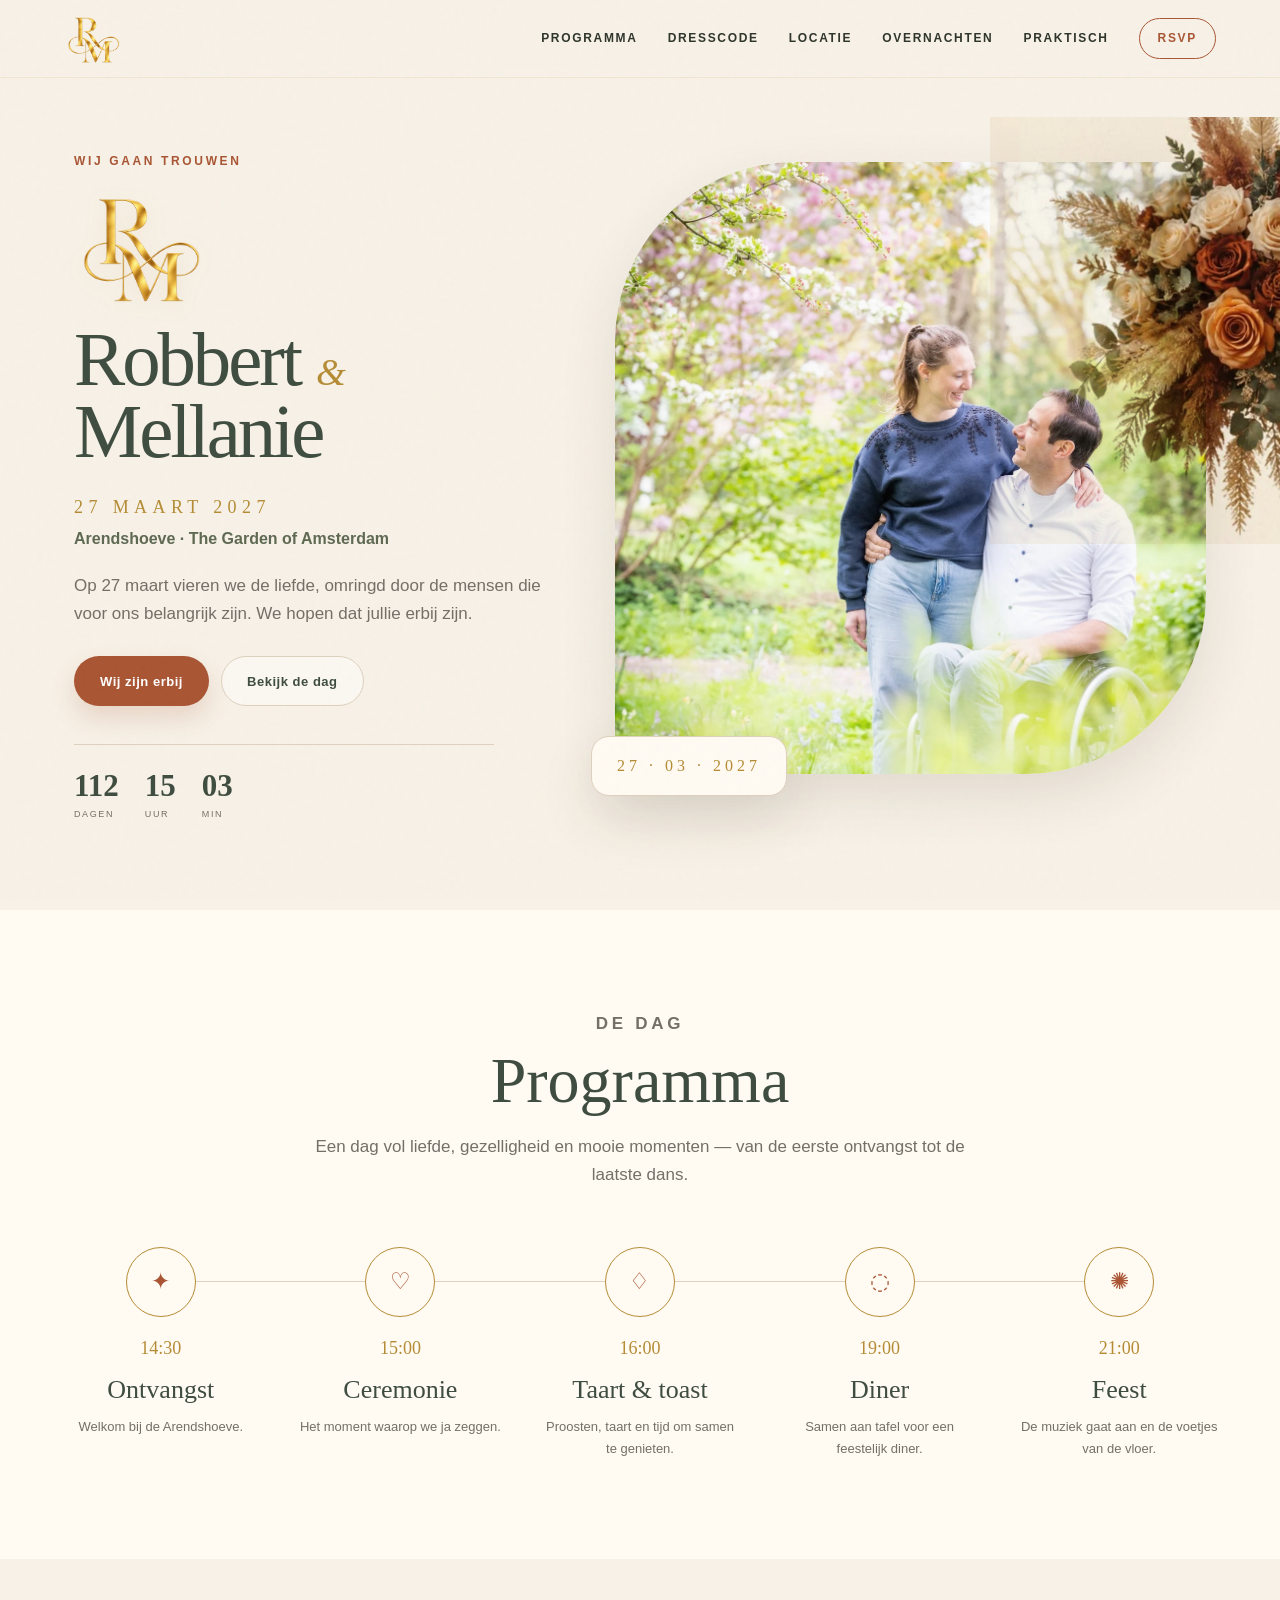
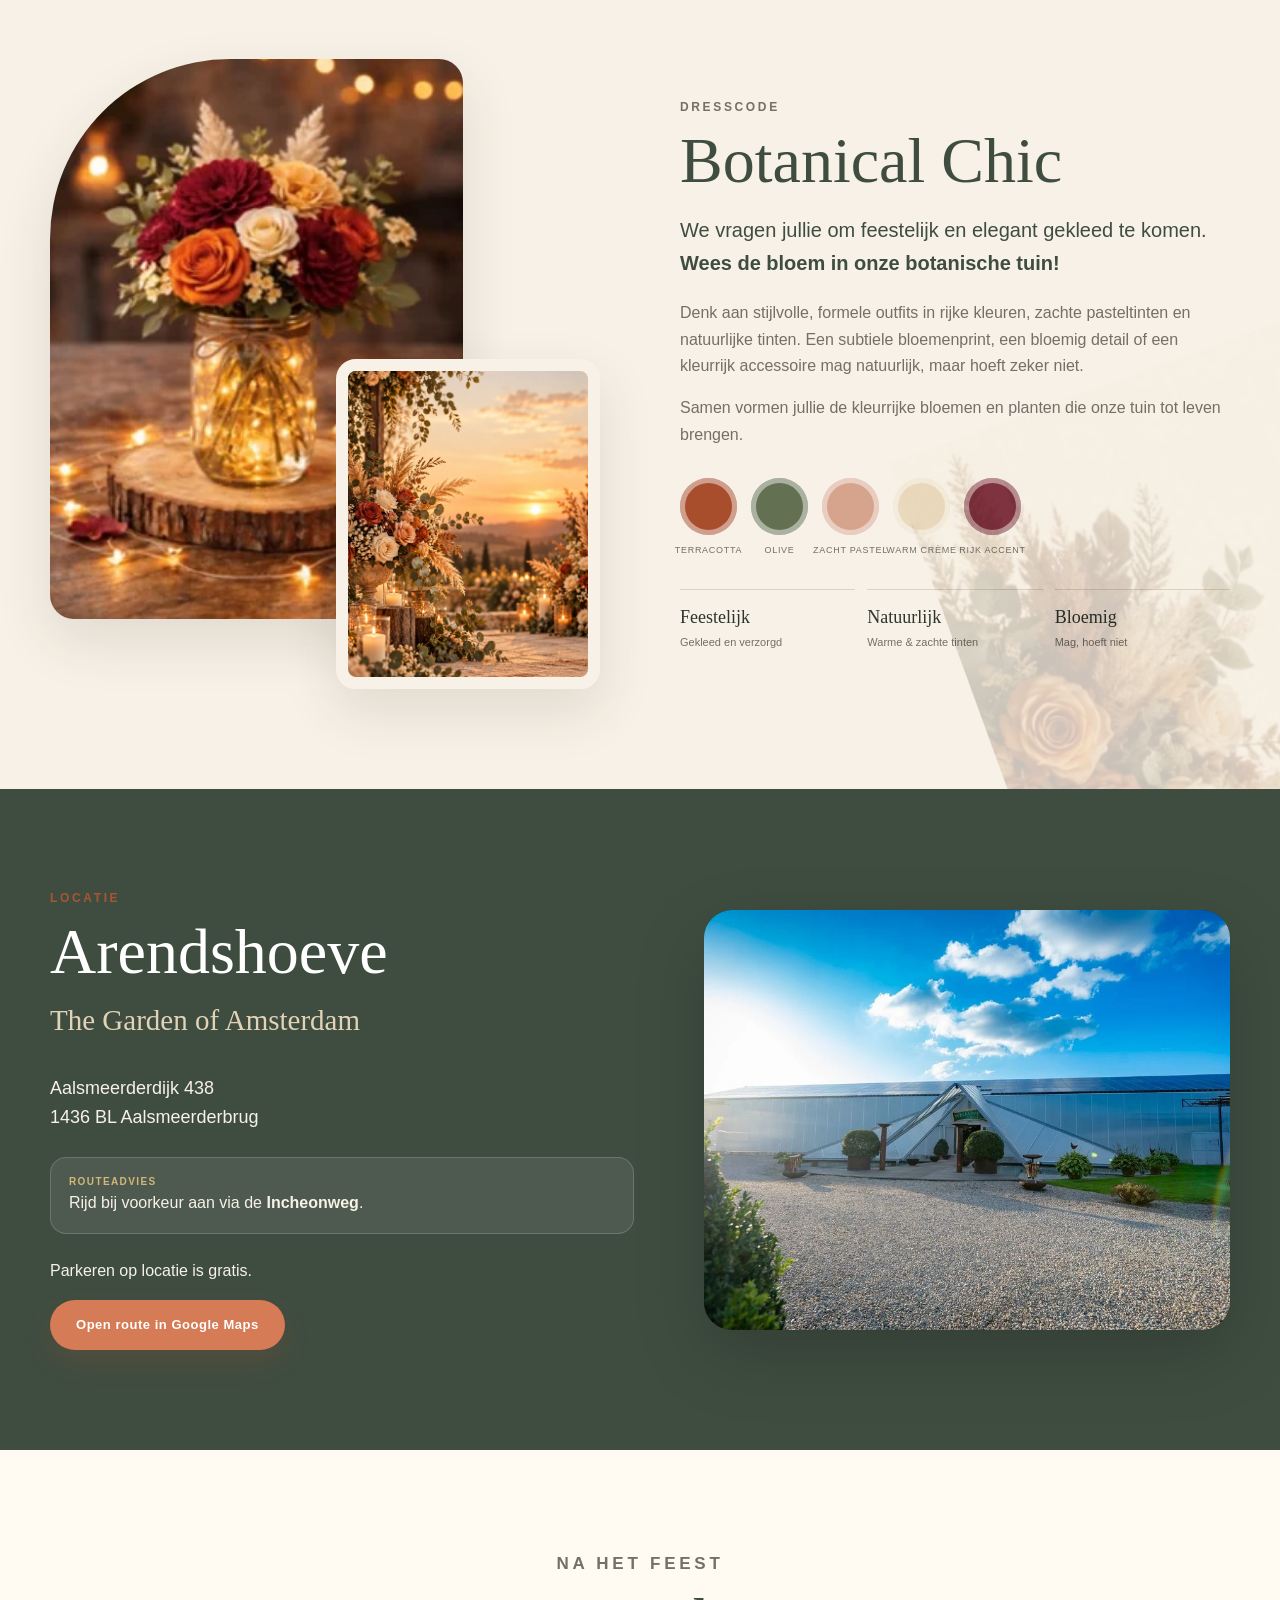
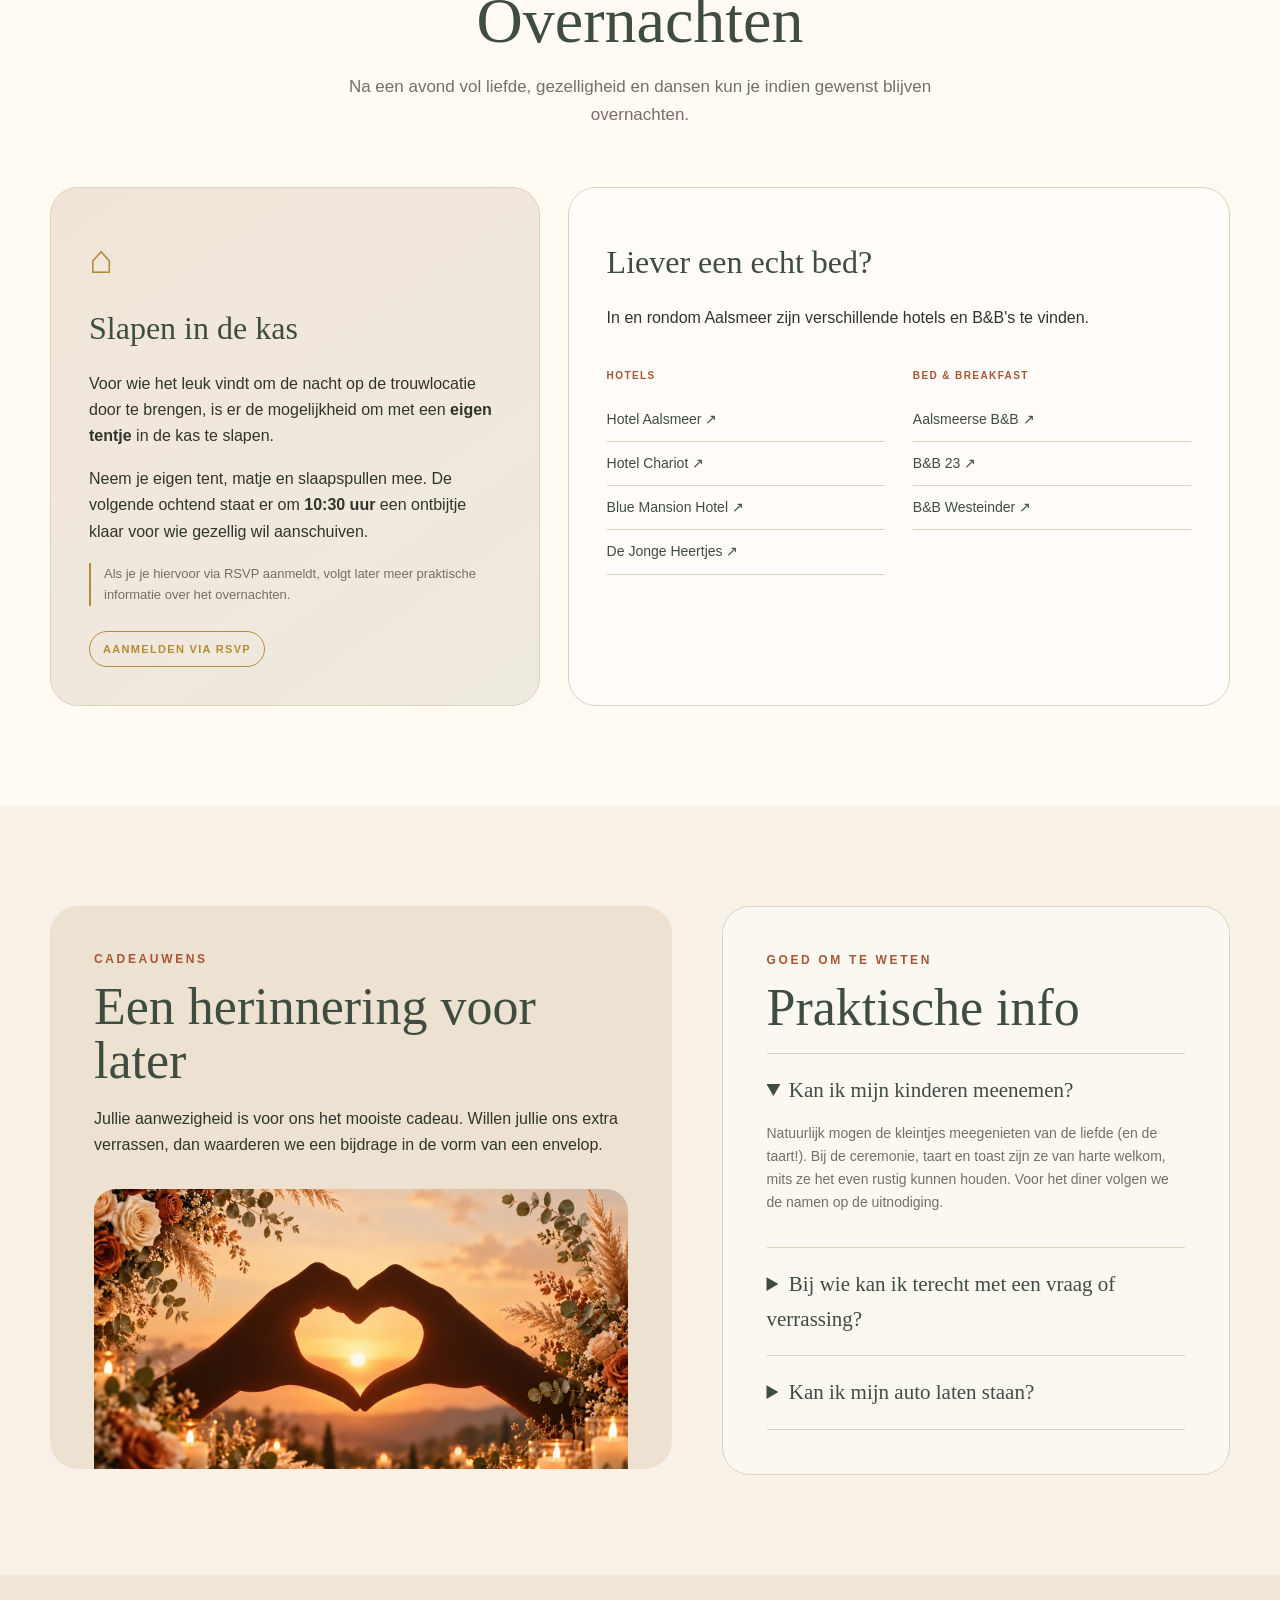
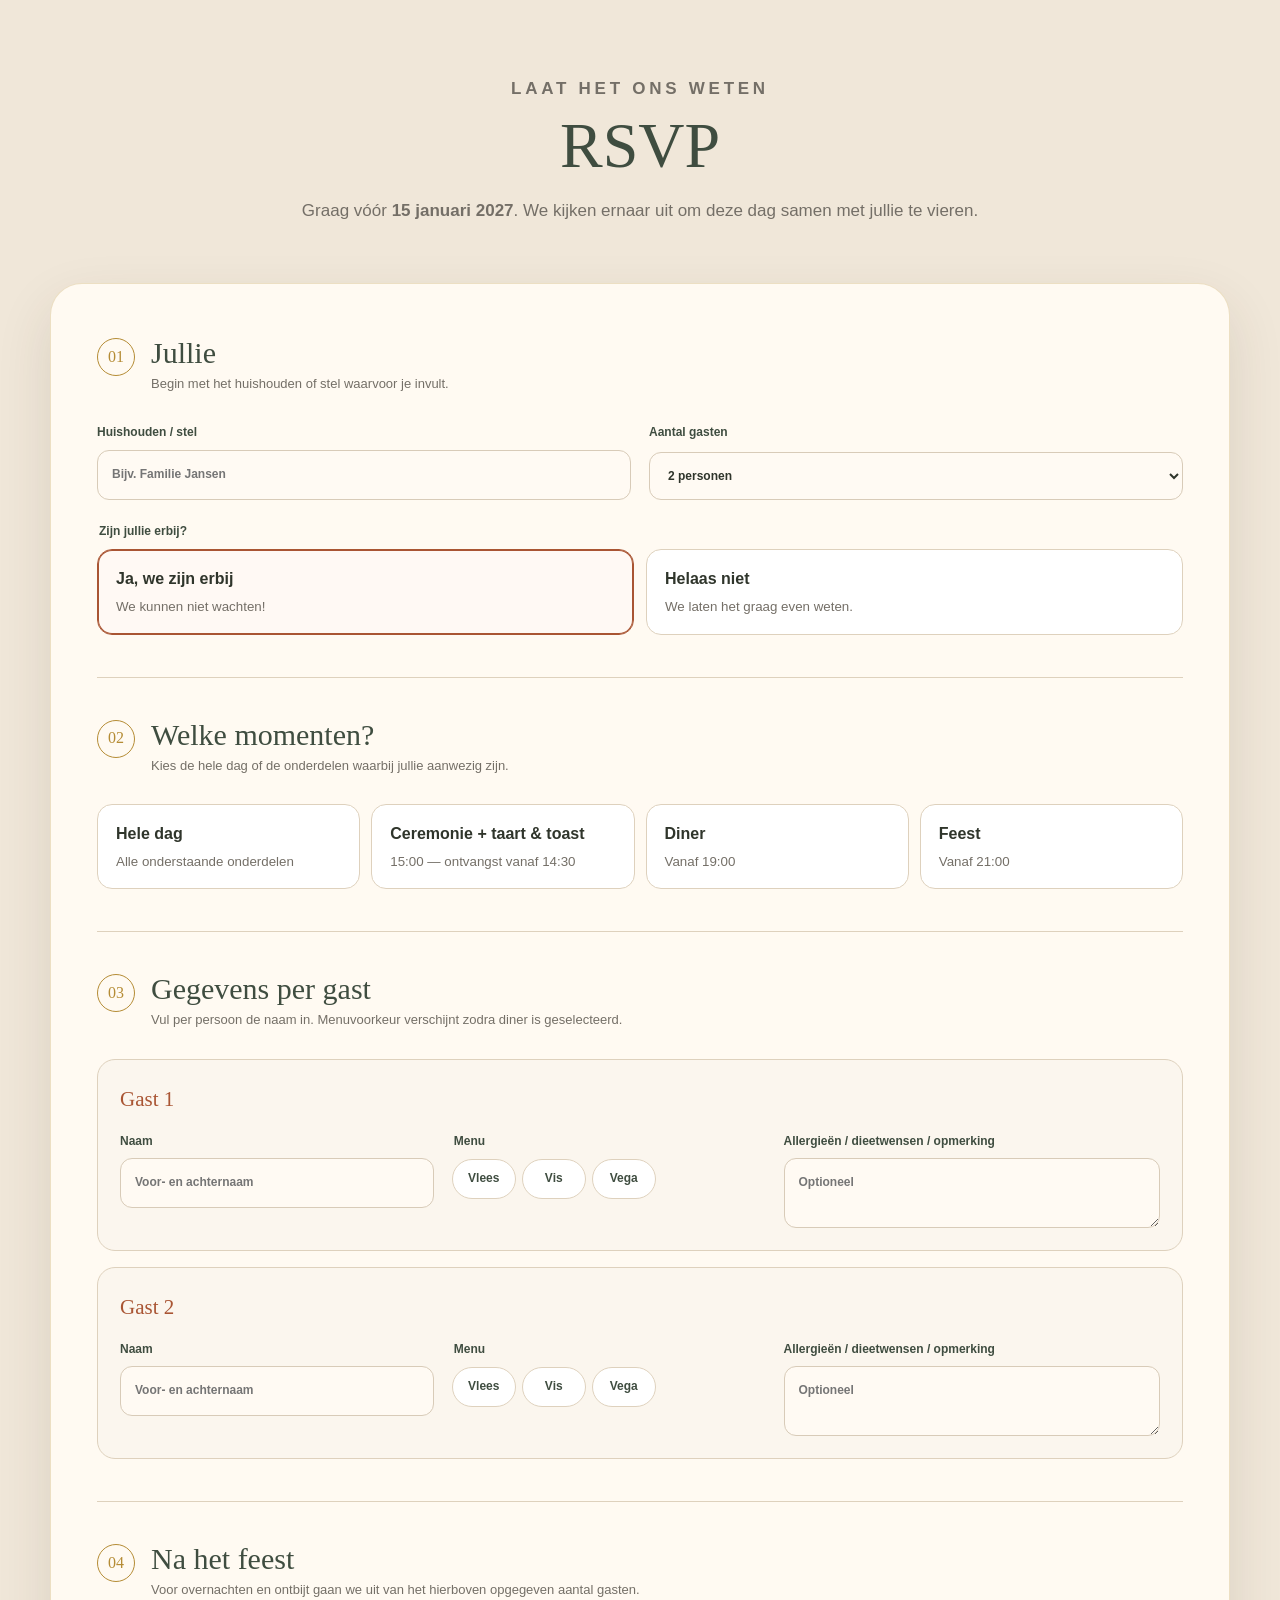
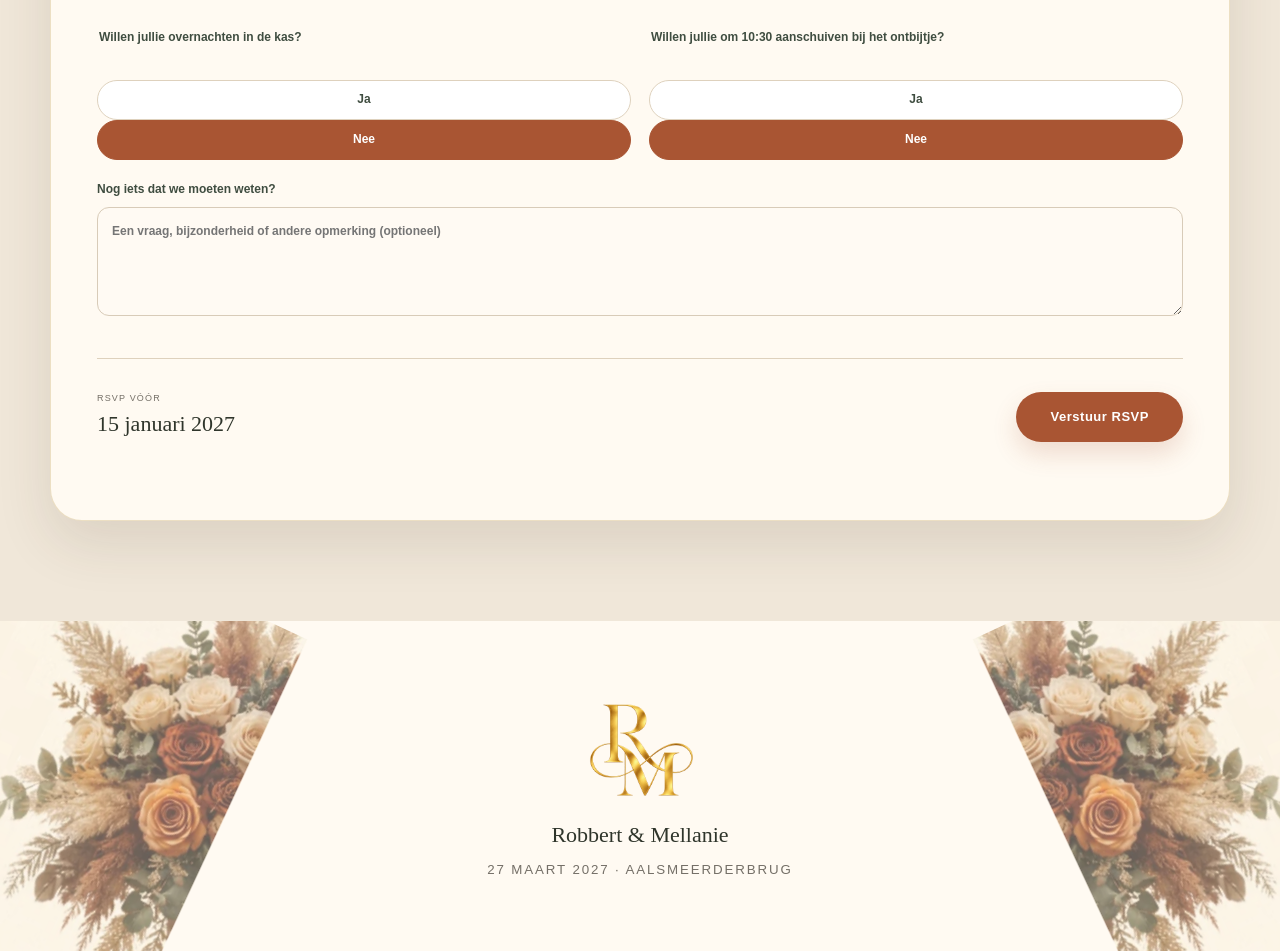
<file: index.html>
<!doctype html>
<html lang="nl">
<head>
  <meta charset="utf-8" />
  <meta name="viewport" content="width=device-width, initial-scale=1" />
  <meta name="description" content="Bruiloft van Robbert & Mellanie op 27 maart 2027 bij Arendshoeve — The Garden of Amsterdam." />
  <meta name="theme-color" content="#f7f1e7" />
  <title>Robbert & Mellanie — 27 maart 2027</title>
  <link rel="icon" href="assets/favicon.svg" type="image/svg+xml" />
  <link rel="stylesheet" href="styles.css" />
</head>
<body>
  <div class="grain" aria-hidden="true"></div>

  <header class="site-header" id="home">
    <a class="brand" href="#home" aria-label="Naar boven">
      <img class="brand-logo" src="assets/rm-monogram.png" alt="Robbert & Mellanie" />
    </a>
    <button class="menu-toggle" aria-expanded="false" aria-controls="main-nav" aria-label="Menu openen">
      <span></span><span></span><span></span>
    </button>
    <nav id="main-nav" class="main-nav" aria-label="Hoofdnavigatie">
      <a href="#programma">Programma</a>
      <a href="#dresscode">Dresscode</a>
      <a href="#locatie">Locatie</a>
      <a href="#overnachten">Overnachten</a>
      <a href="#praktisch">Praktisch</a>
      <a class="nav-cta" href="#rsvp">RSVP</a>
    </nav>
  </header>

  <main>
    <section class="hero section-shell" aria-labelledby="hero-title">
      <div class="hero-copy reveal">
        <p class="eyebrow">Wij gaan trouwen</p>
        <img class="hero-monogram-img" src="assets/rm-monogram.png" alt="" aria-hidden="true" />
        <h1 id="hero-title">Robbert <i>&</i> Mellanie</h1>
        <p class="date">27 maart 2027</p>
        <p class="venue-line">Arendshoeve · The Garden of Amsterdam</p>
        <p class="hero-intro">Op 27 maart vieren we de liefde, omringd door de mensen die voor ons belangrijk zijn. We hopen dat jullie erbij zijn.</p>
        <div class="hero-actions">
          <a class="button button-primary" href="#rsvp">Wij zijn erbij</a>
          <a class="button button-secondary" href="#programma">Bekijk de dag</a>
        </div>
        <div class="countdown" aria-label="Aftellen tot de bruiloft">
          <div><strong id="days">—</strong><span>dagen</span></div>
          <div><strong id="hours">—</strong><span>uur</span></div>
          <div><strong id="minutes">—</strong><span>min</span></div>
        </div>
      </div>
      <div class="hero-photo reveal reveal-delay">
        <img src="assets/couple-v2.webp" alt="Robbert en Mellanie samen in het groen" />
        <img class="hero-floral" src="assets/floral-corner.webp" alt="" aria-hidden="true" />
        <div class="hero-card">27 · 03 · 2027</div>
      </div>
    </section>

    <section id="programma" class="program section-padding">
      <div class="section-heading reveal">
        <p class="eyebrow">De dag</p>
        <h2>Programma</h2>
        <p>Een dag vol liefde, gezelligheid en mooie momenten — van de eerste ontvangst tot de laatste dans.</p>
      </div>
      <div class="timeline section-shell">
        <article class="timeline-item reveal">
          <div class="time-icon">✦</div><time>14:30</time><h3>Ontvangst</h3><p>Welkom bij de Arendshoeve.</p>
        </article>
        <article class="timeline-item reveal">
          <div class="time-icon">♡</div><time>15:00</time><h3>Ceremonie</h3><p>Het moment waarop we ja zeggen.</p>
        </article>
        <article class="timeline-item reveal">
          <div class="time-icon">♢</div><time>16:00</time><h3>Taart & toast</h3><p>Proosten, taart en tijd om samen te genieten.</p>
        </article>
        <article class="timeline-item reveal">
          <div class="time-icon">◌</div><time>19:00</time><h3>Diner</h3><p>Samen aan tafel voor een feestelijk diner.</p>
        </article>
        <article class="timeline-item reveal">
          <div class="time-icon">✺</div><time>21:00</time><h3>Feest</h3><p>De muziek gaat aan en de voetjes van de vloer.</p>
        </article>
      </div>
    </section>

    <section id="dresscode" class="dresscode section-padding">
      <div class="section-shell split-grid">
        <div class="dresscode-visual reveal">
          <img class="dresscode-main" src="assets/centerpiece.webp" alt="Bloemstuk in warme botanische kleuren" />
          <img class="dresscode-detail" src="assets/botanical-portrait.webp" alt="Botanische bruiloftssfeer met bloemen en kaarslicht" />
        </div>
        <div class="dresscode-copy reveal reveal-delay">
          <p class="eyebrow">Dresscode</p>
          <h2>Botanical Chic</h2>
          <p class="lead">We vragen jullie om feestelijk en elegant gekleed te komen. <strong>Wees de bloem in onze botanische tuin!</strong></p>
          <p>Denk aan stijlvolle, formele outfits in rijke kleuren, zachte pasteltinten en natuurlijke tinten. Een subtiele bloemenprint, een bloemig detail of een kleurrijk accessoire mag natuurlijk, maar hoeft zeker niet.</p>
          <p>Samen vormen jullie de kleurrijke bloemen en planten die onze tuin tot leven brengen.</p>
          <div class="palette" aria-label="Kleurinspiratie">
            <span style="--swatch:#a94e2d"><small>Terracotta</small></span>
            <span style="--swatch:#647052"><small>Olive</small></span>
            <span style="--swatch:#d6a38c"><small>Zacht pastel</small></span>
            <span style="--swatch:#e9d9bd"><small>Warm crème</small></span>
            <span style="--swatch:#7f3240"><small>Rijk accent</small></span>
          </div>
          <div class="style-notes">
            <div><b>Feestelijk</b><span>Gekleed en verzorgd</span></div>
            <div><b>Natuurlijk</b><span>Warme & zachte tinten</span></div>
            <div><b>Bloemig</b><span>Mag, hoeft niet</span></div>
          </div>
        </div>
      </div>
    </section>

    <section id="locatie" class="location section-padding">
      <div class="section-shell location-grid">
        <div class="location-copy reveal">
          <p class="eyebrow">Locatie</p>
          <h2>Arendshoeve</h2>
          <p class="location-subtitle">The Garden of Amsterdam</p>
          <p class="address">Aalsmeerderdijk 438<br />1436 BL Aalsmeerderbrug</p>
          <div class="route-note"><span>Routeadvies</span> Rijd bij voorkeur aan via de <strong>Incheonweg</strong>.</div>
          <p>Parkeren op locatie is gratis.</p>
          <a class="button button-primary" href="https://maps.app.goo.gl/KDeu5xoRX2Dmeop99" target="_blank" rel="noopener">Open route in Google Maps</a>
        </div>
        <div class="venue-card reveal reveal-delay">
          <img class="venue-photo" src="assets/venue-exterior.webp" alt="Buitenkant van de showkas van Arendshoeve, The Garden of Amsterdam" />
        </div>
      </div>
    </section>

    <section id="overnachten" class="stay section-padding">
      <div class="section-heading reveal">
        <p class="eyebrow">Na het feest</p>
        <h2>Overnachten</h2>
        <p>Na een avond vol liefde, gezelligheid en dansen kun je indien gewenst blijven overnachten.</p>
      </div>
      <div class="section-shell stay-grid">
        <article class="stay-feature reveal">
          <div class="stay-icon">⌂</div>
          <h3>Slapen in de kas</h3>
          <p>Voor wie het leuk vindt om de nacht op de trouwlocatie door te brengen, is er de mogelijkheid om met een <strong>eigen tentje</strong> in de kas te slapen.</p>
          <p>Neem je eigen tent, matje en slaapspullen mee. De volgende ochtend staat er om <strong>10:30 uur</strong> een ontbijtje klaar voor wie gezellig wil aanschuiven.</p>
          <p class="stay-more-info">Als je je hiervoor via RSVP aanmeldt, volgt later meer praktische informatie over het overnachten.</p>
          <span class="pill">Aanmelden via RSVP</span>
        </article>
        <div class="stay-list reveal">
          <h3>Liever een echt bed?</h3>
          <p>In en rondom Aalsmeer zijn verschillende hotels en B&B's te vinden.</p>
          <div class="link-columns">
            <div>
              <h4>Hotels</h4>
              <a href="https://hotelaalsmeer.nl/" target="_blank" rel="noopener">Hotel Aalsmeer ↗</a>
              <a href="https://www.hotelchariot.nl/" target="_blank" rel="noopener">Hotel Chariot ↗</a>
              <a href="https://www.bluemansionhotel.com/nl/" target="_blank" rel="noopener">Blue Mansion Hotel ↗</a>
              <a href="https://www.dejongeheertjes.nl/" target="_blank" rel="noopener">De Jonge Heertjes ↗</a>
            </div>
            <div>
              <h4>Bed & Breakfast</h4>
              <a href="https://www.visitaalsmeer.nl/en/location/aalsmeerse-bed-breakfast/" target="_blank" rel="noopener">Aalsmeerse B&B ↗</a>
              <a href="https://www.visitaalsmeer.nl/en/location/bed-breakfast-23/" target="_blank" rel="noopener">B&B 23 ↗</a>
              <a href="https://www.visitaalsmeer.nl/locatie/bed-breakfast-westeinder/" target="_blank" rel="noopener">B&B Westeinder ↗</a>
            </div>
          </div>
        </div>
      </div>
    </section>

    <section id="praktisch" class="practical section-padding">
      <div class="section-shell practical-grid">
        <article class="practical-card gift reveal">
          <p class="eyebrow">Cadeauwens</p>
          <h2>Een herinnering voor later</h2>
          <p>Jullie aanwezigheid is voor ons het mooiste cadeau. Willen jullie ons extra verrassen, dan waarderen we een bijdrage in de vorm van een envelop.</p>
          <img src="assets/heart-hands.webp" alt="Handen in hartvorm in warme botanische bruiloftssfeer" />
        </article>
        <div class="faq reveal reveal-delay">
          <p class="eyebrow">Goed om te weten</p>
          <h2>Praktische info</h2>
          <details open>
            <summary>Kan ik mijn kinderen meenemen?</summary>
            <p>Natuurlijk mogen de kleintjes meegenieten van de liefde (en de taart!). Bij de ceremonie, taart en toast zijn ze van harte welkom, mits ze het even rustig kunnen houden. Voor het diner volgen we de namen op de uitnodiging.</p>
          </details>
          <details>
            <summary>Bij wie kan ik terecht met een vraag of verrassing?</summary>
            <p>Contactgegevens van de ceremoniemeesters volgen nog.</p>
          </details>
          <details>
            <summary>Kan ik mijn auto laten staan?</summary>
            <p>Parkeren op de locatie is gratis. Voor de meest prettige aanrijroute adviseren we via de Incheonweg te rijden.</p>
          </details>
        </div>
      </div>
    </section>

    <section id="rsvp" class="rsvp section-padding">
      <div class="section-heading reveal">
        <p class="eyebrow">Laat het ons weten</p>
        <h2>RSVP</h2>
        <p>Graag vóór <strong>15 januari 2027</strong>. We kijken ernaar uit om deze dag samen met jullie te vieren.</p>
      </div>

      <form class="rsvp-form section-shell reveal" name="rsvp" method="POST" action="https://api.web3forms.com/submit">
        <input type="hidden" name="access_key" value="18245906-1c86-4ad6-a6b8-f914b68dbbe2" />
        <input type="hidden" name="subject" value="Nieuwe RSVP — Robbert & Mellanie" />
        <input type="checkbox" name="botcheck" class="visually-hidden" tabindex="-1" autocomplete="off" />

        <div class="form-section">
          <div class="form-section-title"><span>01</span><div><h3>Jullie</h3><p>Begin met het huishouden of stel waarvoor je invult.</p></div></div>
          <div class="field-grid two">
            <label>Huishouden / stel
              <input type="text" name="huishouden" placeholder="Bijv. Familie Jansen" required />
            </label>
            <label>Aantal gasten
              <select id="guest-count" name="aantal_gasten" required>
                <option value="1">1 persoon</option>
                <option value="2" selected>2 personen</option>
                <option value="3">3 personen</option>
                <option value="4">4 personen</option>
              </select>
            </label>
          </div>
          <fieldset class="attendance-choice">
            <legend>Zijn jullie erbij?</legend>
            <label class="choice-card"><input type="radio" name="aanwezigheid" value="Ja" checked /><span><b>Ja, we zijn erbij</b><small>We kunnen niet wachten!</small></span></label>
            <label class="choice-card"><input type="radio" name="aanwezigheid" value="Nee" /><span><b>Helaas niet</b><small>We laten het graag even weten.</small></span></label>
          </fieldset>
        </div>

        <div id="attending-fields">
          <div class="form-section">
            <div class="form-section-title"><span>02</span><div><h3>Welke momenten?</h3><p>Kies de hele dag of de onderdelen waarbij jullie aanwezig zijn.</p></div></div>
            <fieldset class="activities" id="activities">
              <legend class="visually-hidden">Activiteiten</legend>
              <label><input id="whole-day" type="checkbox" name="activiteiten" value="Hele dag" /><span><b>Hele dag</b><small>Alle onderstaande onderdelen</small></span></label>
              <label><input class="part-check" type="checkbox" name="activiteiten" value="Ceremonie + taart & toast" /><span><b>Ceremonie + taart & toast</b><small>15:00 — ontvangst vanaf 14:30</small></span></label>
              <label><input class="part-check" type="checkbox" name="activiteiten" value="Diner" /><span><b>Diner</b><small>Vanaf 19:00</small></span></label>
              <label><input class="part-check" type="checkbox" name="activiteiten" value="Feest" /><span><b>Feest</b><small>Vanaf 21:00</small></span></label>
            </fieldset>
            <p id="activity-error" class="form-error" hidden>Kies minimaal één onderdeel.</p>
          </div>

          <div class="form-section">
            <div class="form-section-title"><span>03</span><div><h3>Gegevens per gast</h3><p>Vul per persoon de naam in. Menuvoorkeur verschijnt zodra diner is geselecteerd.</p></div></div>
            <div id="guest-rows" class="guest-rows">
              <!-- Guest rows are always present for Netlify form detection; JS controls visibility. -->
              <article class="guest-row" data-guest="1">
                <h4>Gast 1</h4>
                <div class="field-grid guest-grid">
                  <label>Naam<input type="text" name="gast_1_naam" placeholder="Voor- en achternaam" /></label>
                  <fieldset class="menu-choice" data-menu-field><legend>Menu</legend>
                    <label><input type="radio" name="gast_1_menu" value="Vlees" /><span>Vlees</span></label>
                    <label><input type="radio" name="gast_1_menu" value="Vis" /><span>Vis</span></label>
                    <label><input type="radio" name="gast_1_menu" value="Vega" /><span>Vega</span></label>
                  </fieldset>
                  <label>Allergieën / dieetwensen / opmerking<textarea name="gast_1_opmerking" rows="2" placeholder="Optioneel"></textarea></label>
                </div>
              </article>
              <article class="guest-row" data-guest="2">
                <h4>Gast 2</h4>
                <div class="field-grid guest-grid">
                  <label>Naam<input type="text" name="gast_2_naam" placeholder="Voor- en achternaam" /></label>
                  <fieldset class="menu-choice" data-menu-field><legend>Menu</legend>
                    <label><input type="radio" name="gast_2_menu" value="Vlees" /><span>Vlees</span></label>
                    <label><input type="radio" name="gast_2_menu" value="Vis" /><span>Vis</span></label>
                    <label><input type="radio" name="gast_2_menu" value="Vega" /><span>Vega</span></label>
                  </fieldset>
                  <label>Allergieën / dieetwensen / opmerking<textarea name="gast_2_opmerking" rows="2" placeholder="Optioneel"></textarea></label>
                </div>
              </article>
              <article class="guest-row" data-guest="3">
                <h4>Gast 3</h4>
                <div class="field-grid guest-grid">
                  <label>Naam<input type="text" name="gast_3_naam" placeholder="Voor- en achternaam" /></label>
                  <fieldset class="menu-choice" data-menu-field><legend>Menu</legend>
                    <label><input type="radio" name="gast_3_menu" value="Vlees" /><span>Vlees</span></label>
                    <label><input type="radio" name="gast_3_menu" value="Vis" /><span>Vis</span></label>
                    <label><input type="radio" name="gast_3_menu" value="Vega" /><span>Vega</span></label>
                  </fieldset>
                  <label>Allergieën / dieetwensen / opmerking<textarea name="gast_3_opmerking" rows="2" placeholder="Optioneel"></textarea></label>
                </div>
              </article>
              <article class="guest-row" data-guest="4">
                <h4>Gast 4</h4>
                <div class="field-grid guest-grid">
                  <label>Naam<input type="text" name="gast_4_naam" placeholder="Voor- en achternaam" /></label>
                  <fieldset class="menu-choice" data-menu-field><legend>Menu</legend>
                    <label><input type="radio" name="gast_4_menu" value="Vlees" /><span>Vlees</span></label>
                    <label><input type="radio" name="gast_4_menu" value="Vis" /><span>Vis</span></label>
                    <label><input type="radio" name="gast_4_menu" value="Vega" /><span>Vega</span></label>
                  </fieldset>
                  <label>Allergieën / dieetwensen / opmerking<textarea name="gast_4_opmerking" rows="2" placeholder="Optioneel"></textarea></label>
                </div>
              </article>
            </div>
          </div>

          <div class="form-section">
            <div class="form-section-title"><span>04</span><div><h3>Na het feest</h3><p>Voor overnachten en ontbijt gaan we uit van het hierboven opgegeven aantal gasten.</p></div></div>
            <div class="field-grid two">
              <fieldset class="yes-no"><legend>Willen jullie overnachten in de kas?</legend>
                <label><input type="radio" name="overnachten_kas" value="Ja" /><span>Ja</span></label>
                <label><input type="radio" name="overnachten_kas" value="Nee" checked /><span>Nee</span></label>
              </fieldset>
              <fieldset class="yes-no"><legend>Willen jullie om 10:30 aanschuiven bij het ontbijtje?</legend>
                <label><input type="radio" name="ontbijt" value="Ja" /><span>Ja</span></label>
                <label><input type="radio" name="ontbijt" value="Nee" checked /><span>Nee</span></label>
              </fieldset>
            </div>
            <label class="full-width">Nog iets dat we moeten weten?
              <textarea name="algemene_opmerking" rows="4" placeholder="Een vraag, bijzonderheid of andere opmerking (optioneel)"></textarea>
            </label>
          </div>
        </div>

        <div class="submit-row">
          <div><span class="small-label">RSVP vóór</span><strong>15 januari 2027</strong></div>
          <button class="button button-primary submit-button" type="submit">Verstuur RSVP</button>
        </div>
        <p id="form-status" class="form-status" role="status" aria-live="polite"></p>
      </form>
    </section>
  </main>

  <footer class="site-footer">
    <img class="footer-floral left" src="assets/floral-corner.webp" alt="" aria-hidden="true" />
    <div>
      <img class="footer-monogram-img" src="assets/rm-monogram.png" alt="" aria-hidden="true" />
      <p>Robbert & Mellanie</p>
      <small>27 maart 2027 · Aalsmeerderbrug</small>
    </div>
    <img class="footer-floral right" src="assets/floral-corner.webp" alt="" aria-hidden="true" />
  </footer>

  <script src="script.js"></script>
</body>
</html>
</file>
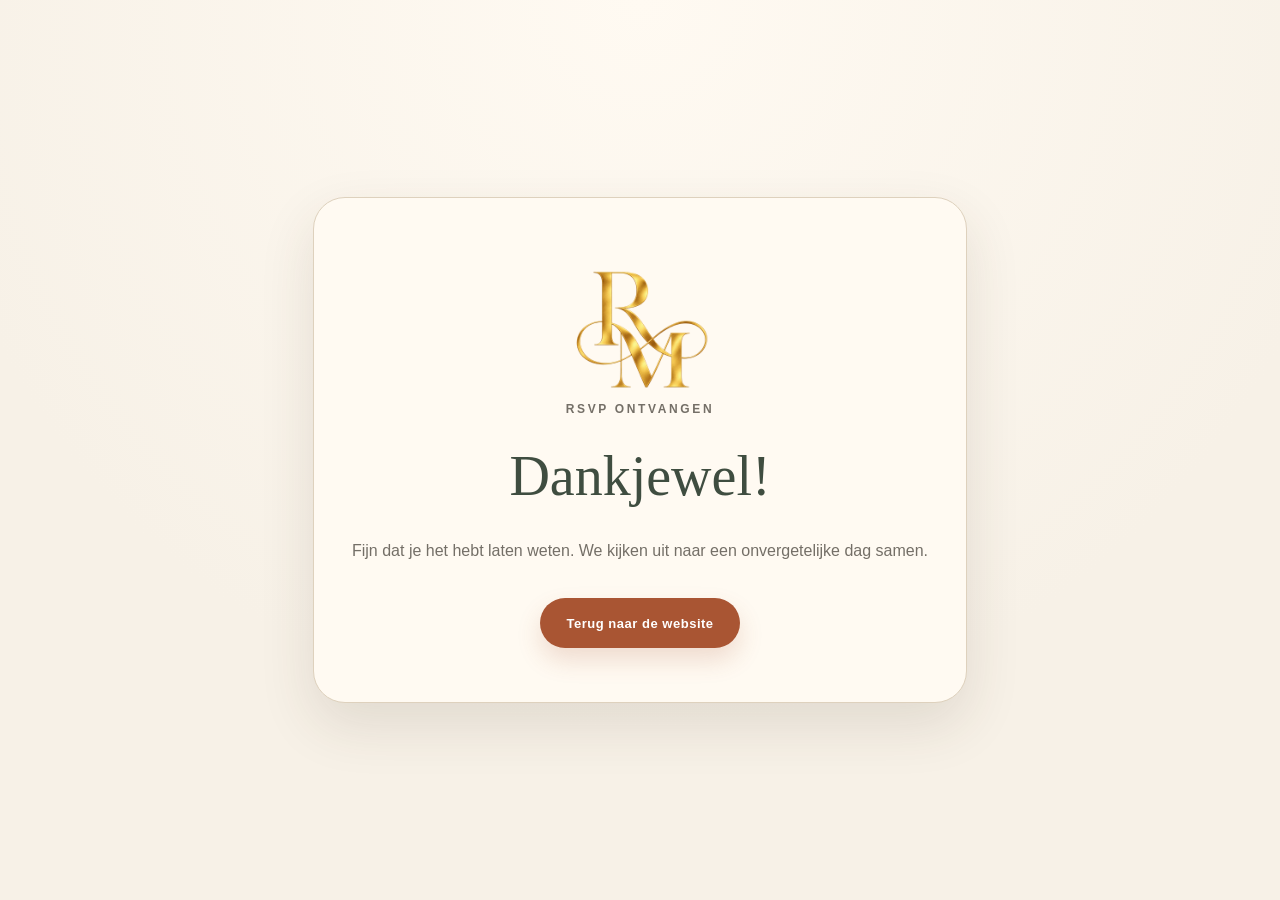
<file: bedankt.html>
<!doctype html>
<html lang="nl">
<head>
  <meta charset="utf-8" />
  <meta name="viewport" content="width=device-width,initial-scale=1" />
  <meta name="theme-color" content="#f7f1e7" />
  <title>Dankjewel — Robbert & Mellanie</title>
  <link rel="icon" href="assets/favicon.svg" type="image/svg+xml" />
  <link rel="stylesheet" href="styles.css" />
  <style>
    .thanks{min-height:100vh;display:grid;place-items:center;text-align:center;padding:30px;background:radial-gradient(circle at top,#fffaf2 0,#f7f1e7 66%)}
    .thanks-card{max-width:680px;background:#fffaf2;border:1px solid #ded1bd;border-radius:32px;padding:54px 38px;box-shadow:0 22px 55px rgba(65,49,32,.12)}
    .thanks-card h1{font-family:Georgia,serif;color:#3f4d40;font-weight:400;font-size:56px;margin:0 0 14px}
    .thanks-card p{color:#746f67}.thanks-logo{display:block;width:150px;height:150px;object-fit:contain;margin:0 auto -2px}.thanks-card .button{margin-top:18px}
  </style>
</head>
<body>
  <main class="thanks">
    <div class="thanks-card">
      <img class="thanks-logo" src="assets/rm-monogram.png" alt="Robbert & Mellanie" />
      <p class="eyebrow">RSVP ontvangen</p>
      <h1>Dankjewel!</h1>
      <p>Fijn dat je het hebt laten weten. We kijken uit naar een onvergetelijke dag samen.</p>
      <a class="button button-primary" href="index.html">Terug naar de website</a>
    </div>
  </main>
</body>
</html>
</file>
<file: styles.css>
:root{
  --cream:#f7f1e7;
  --cream-2:#fffaf2;
  --ink:#2f352b;
  --olive:#5f6952;
  --olive-dark:#3f4d40;
  --terracotta:#a95533;
  --terracotta-dark:#873f27;
  --gold:#b58c35;
  --blush:#d7a28b;
  --line:#ded1bd;
  --muted:#746f67;
  --shadow:0 22px 55px rgba(65,49,32,.12);
  --radius:28px;
  --serif: Georgia, 'Times New Roman', serif;
  --sans: Inter, ui-sans-serif, -apple-system, BlinkMacSystemFont, 'Segoe UI', sans-serif;
}
*{box-sizing:border-box}
html{scroll-behavior:smooth}
body{margin:0;background:var(--cream);color:var(--ink);font-family:var(--sans);line-height:1.65;overflow-x:hidden}
img{display:block;max-width:100%}
a{color:inherit}.grain{position:fixed;inset:0;pointer-events:none;opacity:.08;z-index:100;background-image:url("data:image/svg+xml,%3Csvg viewBox='0 0 180 180' xmlns='http://www.w3.org/2000/svg'%3E%3Cfilter id='n'%3E%3CfeTurbulence type='fractalNoise' baseFrequency='.9' numOctaves='3' stitchTiles='stitch'/%3E%3C/filter%3E%3Crect width='100%25' height='100%25' filter='url(%23n)' opacity='.28'/%3E%3C/svg%3E")}
.site-header{height:78px;position:sticky;top:0;z-index:90;display:flex;align-items:center;justify-content:space-between;padding:0 clamp(20px,5vw,76px);background:rgba(247,241,231,.9);backdrop-filter:blur(18px);border-bottom:1px solid rgba(181,140,53,.12)}
.brand{text-decoration:none}.brand-monogram{font-family:var(--serif);font-size:31px;color:var(--gold);letter-spacing:-5px}.brand-monogram span{font-size:16px;margin:0 5px;color:var(--terracotta)}
.main-nav{display:flex;align-items:center;gap:30px}.main-nav a{text-decoration:none;font-size:12px;text-transform:uppercase;letter-spacing:.14em;font-weight:700}.main-nav a:hover{color:var(--terracotta)}.main-nav .nav-cta{padding:10px 18px;border:1px solid var(--terracotta);border-radius:999px;color:var(--terracotta)}
.menu-toggle{display:none;background:none;border:0;padding:10px}.menu-toggle span{display:block;width:24px;height:2px;background:var(--ink);margin:5px}
.section-shell{width:min(1180px,calc(100% - 42px));margin-inline:auto}.section-padding{padding:100px 0}.eyebrow{text-transform:uppercase;letter-spacing:.22em;font-size:12px;font-weight:800;color:var(--terracotta);margin:0 0 10px}.section-heading{text-align:center;width:min(680px,calc(100% - 40px));margin:0 auto 58px}.section-heading h2,.dresscode-copy h2,.location-copy h2,.practical-card h2,.faq h2{font-family:var(--serif);font-weight:400;font-size:clamp(42px,5vw,72px);line-height:1.04;margin:0 0 18px;color:var(--olive-dark)}.section-heading p{color:var(--muted);font-size:17px}
.button{display:inline-flex;align-items:center;justify-content:center;min-height:50px;padding:0 25px;border-radius:999px;text-decoration:none;border:1px solid transparent;font-weight:800;font-size:13px;letter-spacing:.04em;cursor:pointer;transition:.2s ease}.button-primary{background:var(--terracotta);color:#fff;box-shadow:0 12px 25px rgba(169,85,51,.18)}.button-primary:hover{background:var(--terracotta-dark);transform:translateY(-1px)}.button-secondary{border-color:var(--line);background:rgba(255,255,255,.4);color:var(--olive-dark)}
.hero{min-height:calc(100vh - 78px);display:grid;grid-template-columns:.9fr 1.1fr;align-items:center;gap:62px;padding:74px 0 88px;position:relative}.hero-copy{padding-left:24px}.hero-monogram{font-family:var(--serif);font-size:95px;line-height:.75;color:var(--gold);letter-spacing:-18px;margin:14px 0 28px}.hero-monogram span{font-size:66px;color:var(--gold)}.hero h1{font-family:var(--serif);font-weight:400;font-size:clamp(55px,6vw,92px);line-height:.94;margin:0;color:var(--olive-dark);letter-spacing:-.04em}.hero h1 i{font-size:.5em;color:var(--gold);font-weight:400}.date{text-transform:uppercase;letter-spacing:.3em;color:var(--gold);font-family:var(--serif);font-size:18px;margin:25px 0 3px}.venue-line{font-weight:800;color:var(--olive);margin:0 0 20px}.hero-intro{max-width:570px;color:var(--muted);font-size:17px}.hero-actions{display:flex;gap:12px;flex-wrap:wrap;margin-top:28px}.countdown{display:flex;gap:26px;margin-top:38px;padding-top:25px;border-top:1px solid var(--line);max-width:420px}.countdown div{display:grid}.countdown strong{font-family:var(--serif);font-size:31px;color:var(--olive-dark);line-height:1}.countdown span{text-transform:uppercase;font-size:9px;letter-spacing:.18em;color:var(--muted);margin-top:6px}.hero-photo{position:relative;padding:0 24px 38px 0}.hero-photo>img:first-child{width:100%;height:min(660px,68vh);object-fit:cover;object-position:center;border-radius:180px 18px 180px 18px;box-shadow:var(--shadow);filter:saturate(.92) contrast(.98)}.hero-floral{position:absolute!important;width:48%!important;height:auto!important;object-fit:contain!important;right:-9%!important;top:-7%!important;border-radius:0!important;box-shadow:none!important;mix-blend-mode:multiply;pointer-events:none}.hero-card{position:absolute;left:-24px;bottom:16px;background:var(--cream-2);border:1px solid var(--line);border-radius:18px;padding:16px 25px;font-family:var(--serif);color:var(--gold);letter-spacing:.25em;box-shadow:var(--shadow)}
.program{background:var(--cream-2);position:relative}.timeline{display:grid;grid-template-columns:repeat(5,1fr);position:relative;gap:18px}.timeline:before{content:"";position:absolute;left:8%;right:8%;top:34px;height:1px;background:var(--line)}.timeline-item{text-align:center;position:relative;padding:0 10px}.time-icon{width:70px;height:70px;border-radius:50%;background:var(--cream-2);border:1px solid var(--gold);display:grid;place-items:center;margin:0 auto 17px;color:var(--terracotta);font-size:23px;position:relative;z-index:2}.timeline time{font-family:var(--serif);color:var(--gold);font-size:18px}.timeline h3{font-family:var(--serif);font-weight:400;font-size:26px;margin:5px 0 5px;color:var(--olive-dark)}.timeline p{font-size:13px;color:var(--muted);margin:0}
.split-grid{display:grid;grid-template-columns:1fr 1fr;gap:80px;align-items:center}.dresscode{position:relative;overflow:hidden}.dresscode:after{content:"";position:absolute;right:-120px;bottom:-200px;width:420px;height:620px;background:url('assets/floral-corner.webp') center/contain no-repeat;mix-blend-mode:multiply;opacity:.2;transform:rotate(160deg);pointer-events:none}.dresscode-visual{min-height:630px;position:relative}.dresscode-main{width:75%;height:560px;object-fit:cover;border-radius:180px 24px 24px 24px;box-shadow:var(--shadow)}.dresscode-detail{position:absolute;right:0;bottom:0;width:48%;height:330px;object-fit:cover;border:12px solid var(--cream);border-radius:20px;box-shadow:var(--shadow)}.dresscode-copy .lead{font-size:20px;color:var(--olive-dark)}.dresscode-copy p{color:var(--muted)}.palette{display:flex;gap:14px;flex-wrap:wrap;margin:30px 0}.palette span{width:57px;height:57px;border-radius:50%;background:var(--swatch);position:relative;box-shadow:inset 0 0 0 5px rgba(255,255,255,.45)}.palette small{position:absolute;top:65px;left:50%;transform:translateX(-50%);white-space:nowrap;font-size:9px;text-transform:uppercase;letter-spacing:.08em;color:var(--muted)}.style-notes{display:grid;grid-template-columns:repeat(3,1fr);gap:12px;margin-top:54px}.style-notes div{border-top:1px solid var(--line);padding-top:13px}.style-notes b,.style-notes span{display:block}.style-notes b{font-family:var(--serif);font-size:18px;font-weight:400}.style-notes span{font-size:11px;color:var(--muted)}
.location{background:var(--olive-dark);color:var(--cream)}.location-grid{display:grid;grid-template-columns:1fr .9fr;gap:70px;align-items:center}.location-copy h2{color:#fff}.location-subtitle{font-family:var(--serif);font-size:29px;color:#e2d3b6;margin-top:-7px}.address{font-size:18px}.route-note{margin:24px 0;background:rgba(255,255,255,.08);border:1px solid rgba(255,255,255,.16);padding:16px 18px;border-radius:16px}.route-note span{display:block;text-transform:uppercase;letter-spacing:.14em;font-size:10px;color:#d3b777;font-weight:800}.location .button-primary{background:#d57b55}.venue-card{background:#f4eee4;border-radius:var(--radius);min-height:420px;display:grid;place-items:center;position:relative;overflow:hidden;box-shadow:0 25px 70px rgba(0,0,0,.18)}.venue-card img{width:min(66%,320px);position:relative;z-index:2}.venue-card-floral{position:absolute;inset:auto -5% -34% 25%;height:90%;background:url('assets/floral-corner.webp') center/contain no-repeat;mix-blend-mode:multiply;opacity:.42;transform:rotate(160deg)}
.stay{background:var(--cream-2)}.stay-grid{display:grid;grid-template-columns:.85fr 1.15fr;gap:28px}.stay-feature,.stay-list{border:1px solid var(--line);border-radius:var(--radius);padding:38px;background:rgba(255,255,255,.58)}.stay-feature{background:linear-gradient(145deg,rgba(169,85,51,.08),rgba(95,105,82,.05)),var(--cream)}.stay-icon{font-size:40px;color:var(--gold)}.stay h3{font-family:var(--serif);font-weight:400;font-size:32px;color:var(--olive-dark);margin:10px 0}.stay h4{text-transform:uppercase;letter-spacing:.14em;font-size:10px;color:var(--terracotta)}.pill{display:inline-block;margin-top:12px;padding:8px 13px;border:1px solid var(--gold);border-radius:999px;color:var(--gold);font-size:11px;text-transform:uppercase;letter-spacing:.12em;font-weight:800}.link-columns{display:grid;grid-template-columns:1fr 1fr;gap:28px;margin-top:24px}.link-columns a{display:block;padding:10px 0;border-bottom:1px solid var(--line);text-decoration:none;color:var(--olive-dark);font-size:14px}.link-columns a:hover{color:var(--terracotta)}
.practical-grid{display:grid;grid-template-columns:1.1fr .9fr;gap:50px;align-items:start}.practical-card,.faq{border-radius:var(--radius);position:relative}.practical-card{padding:44px 44px 0;background:#ede2d2;overflow:hidden}.practical-card h2,.faq h2{font-size:52px}.practical-card img{width:100%;height:280px;object-fit:cover;border-radius:22px 22px 0 0;margin-top:30px}.faq{padding:44px;border:1px solid var(--line);background:rgba(255,255,255,.46)}details{border-top:1px solid var(--line);padding:19px 0}details:last-child{border-bottom:1px solid var(--line)}summary{cursor:pointer;font-family:var(--serif);font-size:21px;color:var(--olive-dark)}details p{color:var(--muted);font-size:14px}
.rsvp{background:#f0e7d9}.rsvp-form{background:var(--cream-2);border:1px solid rgba(181,140,53,.25);border-radius:32px;box-shadow:var(--shadow);padding:12px 46px 44px}.form-section{padding:42px 0;border-bottom:1px solid var(--line)}.form-section-title{display:flex;gap:16px;align-items:flex-start;margin-bottom:28px}.form-section-title>span{width:38px;height:38px;border:1px solid var(--gold);border-radius:50%;display:grid;place-items:center;color:var(--gold);font-family:var(--serif)}.form-section-title h3{font-family:var(--serif);font-weight:400;color:var(--olive-dark);font-size:30px;margin:0;line-height:1}.form-section-title p{margin:5px 0 0;color:var(--muted);font-size:13px}.field-grid{display:grid;gap:18px}.field-grid.two{grid-template-columns:1fr 1fr}.field-grid label,.full-width{display:grid;gap:7px;font-size:12px;font-weight:800;color:var(--olive-dark)}input,select,textarea{width:100%;border:1px solid #d8cbb8;border-radius:12px;background:#fffaf3;color:var(--ink);padding:14px 14px;font:inherit;outline:none}input:focus,select:focus,textarea:focus{border-color:var(--gold);box-shadow:0 0 0 3px rgba(181,140,53,.12)}textarea{resize:vertical}.attendance-choice,.activities,.yes-no,.menu-choice{border:0;padding:0;margin:22px 0 0}.attendance-choice{display:grid;grid-template-columns:1fr 1fr;gap:12px}.attendance-choice legend,.yes-no legend,.menu-choice legend{font-size:12px;font-weight:800;color:var(--olive-dark);margin-bottom:8px}.choice-card{position:relative}.choice-card input,.activities input,.yes-no input,.menu-choice input{position:absolute;opacity:0;pointer-events:none}.choice-card span,.activities label span{display:block;border:1px solid var(--line);border-radius:15px;padding:16px 18px;cursor:pointer;background:#fff}.choice-card input:checked+span,.activities input:checked+span{border-color:var(--terracotta);box-shadow:inset 0 0 0 1px var(--terracotta);background:#fff9f4}.choice-card b,.choice-card small,.activities b,.activities small{display:block}.choice-card small,.activities small{font-weight:400;color:var(--muted);margin-top:3px}.activities{display:grid;grid-template-columns:repeat(4,1fr);gap:11px;margin:0}.activities label{position:relative}.activities label span{height:100%}.form-error{color:#a13828;font-size:12px;font-weight:700}.guest-rows{display:grid;gap:16px}.guest-row{background:#fbf6ee;border:1px solid var(--line);border-radius:18px;padding:22px}.guest-row h4{font-family:var(--serif);font-weight:400;font-size:21px;margin:0 0 15px;color:var(--terracotta)}.guest-grid{grid-template-columns:1fr 1fr 1.2fr;align-items:start}.menu-choice{display:flex;gap:6px;flex-wrap:wrap;margin:0}.menu-choice legend{width:100%}.menu-choice label,.yes-no label{position:relative}.menu-choice span,.yes-no span{display:inline-flex;min-width:64px;justify-content:center;border:1px solid var(--line);border-radius:999px;padding:9px 12px;cursor:pointer;background:#fff;font-size:12px}.menu-choice input:checked+span,.yes-no input:checked+span{background:var(--terracotta);border-color:var(--terracotta);color:#fff}.yes-no{margin:0}.yes-no legend{min-height:44px}.full-width{margin-top:20px}.submit-row{display:flex;justify-content:space-between;align-items:center;padding-top:32px}.submit-row div{display:grid}.small-label{text-transform:uppercase;letter-spacing:.13em;font-size:9px;color:var(--muted)}.submit-row strong{font-family:var(--serif);font-weight:400;font-size:22px}.submit-button{border:0;padding-inline:34px}.visually-hidden{position:absolute!important;width:1px!important;height:1px!important;padding:0!important;margin:-1px!important;overflow:hidden!important;clip:rect(0,0,0,0)!important;white-space:nowrap!important;border:0!important}
.site-footer{min-height:330px;display:grid;place-items:center;text-align:center;position:relative;overflow:hidden;background:var(--cream-2)}.footer-monogram{font-family:var(--serif);font-size:70px;line-height:1;color:var(--gold);letter-spacing:-13px}.footer-monogram span{font-size:24px;margin:0 8px;color:var(--terracotta)}.site-footer p{font-family:var(--serif);font-size:22px;margin:10px 0 2px}.site-footer small{color:var(--muted);text-transform:uppercase;letter-spacing:.14em}.footer-floral{position:absolute;width:300px;mix-blend-mode:multiply;opacity:.65}.footer-floral.left{left:-70px;bottom:-40px;transform:rotate(25deg)}.footer-floral.right{right:-70px;bottom:-40px;transform:scaleX(-1) rotate(25deg)}
.reveal{opacity:0;transform:translateY(24px);transition:opacity .8s ease,transform .8s ease}.reveal.in-view{opacity:1;transform:none}.reveal-delay{transition-delay:.13s}
@media (max-width:950px){.menu-toggle{display:block;z-index:3}.main-nav{position:fixed;top:78px;left:0;right:0;padding:26px 24px 34px;background:var(--cream-2);border-bottom:1px solid var(--line);display:grid;gap:18px;transform:translateY(-140%);transition:.25s;z-index:2}.main-nav.open{transform:none}.hero{grid-template-columns:1fr;gap:38px;padding-top:48px}.hero-copy{padding-left:0}.hero-photo{width:min(760px,100%);margin-inline:auto}.split-grid,.location-grid,.stay-grid,.practical-grid{grid-template-columns:1fr}.dresscode-visual{min-height:520px}.dresscode-main{height:470px}.timeline{grid-template-columns:1fr 1fr 1fr}.timeline:before{display:none}.activities{grid-template-columns:1fr 1fr}.guest-grid{grid-template-columns:1fr 1fr}.guest-grid>label:last-child{grid-column:1/-1}.field-grid.two{grid-template-columns:1fr 1fr}}
@media (max-width:650px){.section-padding{padding:76px 0}.site-header{height:68px}.main-nav{top:68px}.hero{min-height:auto;padding:42px 0 72px}.hero h1{font-size:56px}.hero-monogram{font-size:73px}.hero-photo>img:first-child{height:460px;border-radius:110px 16px 110px 16px}.hero-card{left:3px;bottom:12px}.countdown{gap:18px}.timeline{grid-template-columns:1fr}.timeline-item{display:grid;grid-template-columns:64px 70px 1fr;grid-template-rows:auto auto;gap:0 10px;text-align:left;align-items:center;border-bottom:1px solid var(--line);padding:13px 0}.time-icon{grid-row:1/3;width:56px;height:56px;margin:0}.timeline time{grid-column:2;grid-row:1/3}.timeline h3{grid-column:3;margin:0}.timeline p{grid-column:3}.dresscode-main{width:86%;height:420px}.dresscode-detail{height:240px}.style-notes{grid-template-columns:1fr}.palette{margin-bottom:50px}.location-grid{gap:40px}.venue-card{min-height:310px}.stay-feature,.stay-list,.practical-card,.faq{padding:28px}.link-columns{grid-template-columns:1fr}.rsvp-form{padding:8px 20px 30px;width:min(100% - 22px,1180px)}.field-grid.two,.attendance-choice,.activities,.guest-grid{grid-template-columns:1fr}.guest-grid>label:last-child{grid-column:auto}.submit-row{align-items:stretch;gap:20px;flex-direction:column}.submit-button{width:100%}.yes-no legend{min-height:auto}.footer-floral{width:220px;opacity:.4}}

/* V2 image/logo refinements */
.brand{display:flex;align-items:center;height:100%}.brand-logo{width:58px;height:58px;object-fit:contain}.hero-monogram-img{width:132px;height:132px;object-fit:contain;margin:4px 0 10px;filter:drop-shadow(0 5px 10px rgba(181,140,53,.10))}.venue-card{padding:0;background:#1f2a22}.venue-card .venue-photo{position:absolute;inset:0;width:100%;height:100%;max-width:none;object-fit:cover;object-position:center;z-index:1}.stay-more-info{font-size:13px;color:var(--muted);border-left:2px solid var(--gold);padding-left:13px;margin-top:18px}.footer-monogram-img{display:block;width:118px;height:118px;object-fit:contain;margin:0 auto 4px}.form-status{min-height:1.5em;margin:14px 0 0;text-align:right;color:var(--olive-dark);font-size:13px;font-weight:700}.submit-button:disabled{opacity:.68;cursor:wait;transform:none!important}
@media (max-width:650px){.brand-logo{width:50px;height:50px}.hero-monogram-img{width:112px;height:112px}.footer-monogram-img{width:104px;height:104px}.form-status{text-align:center}}
</file>
